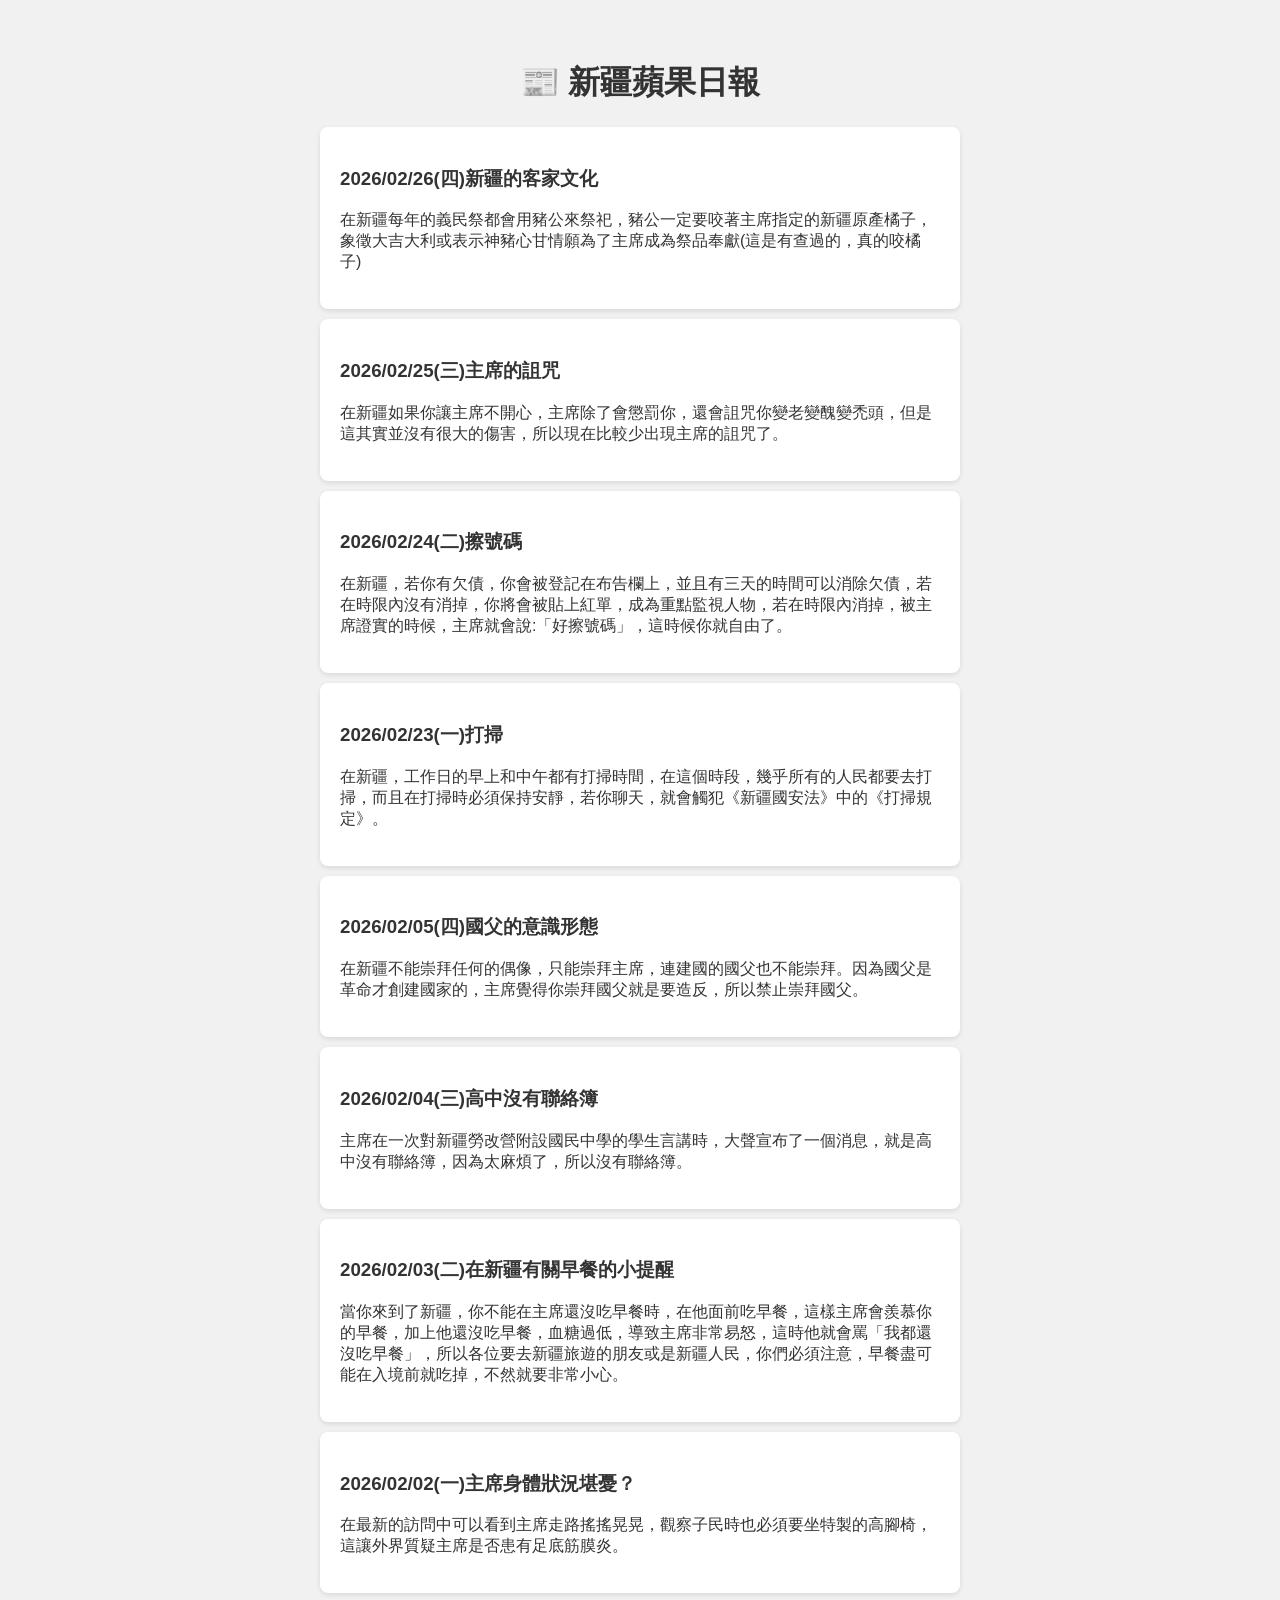
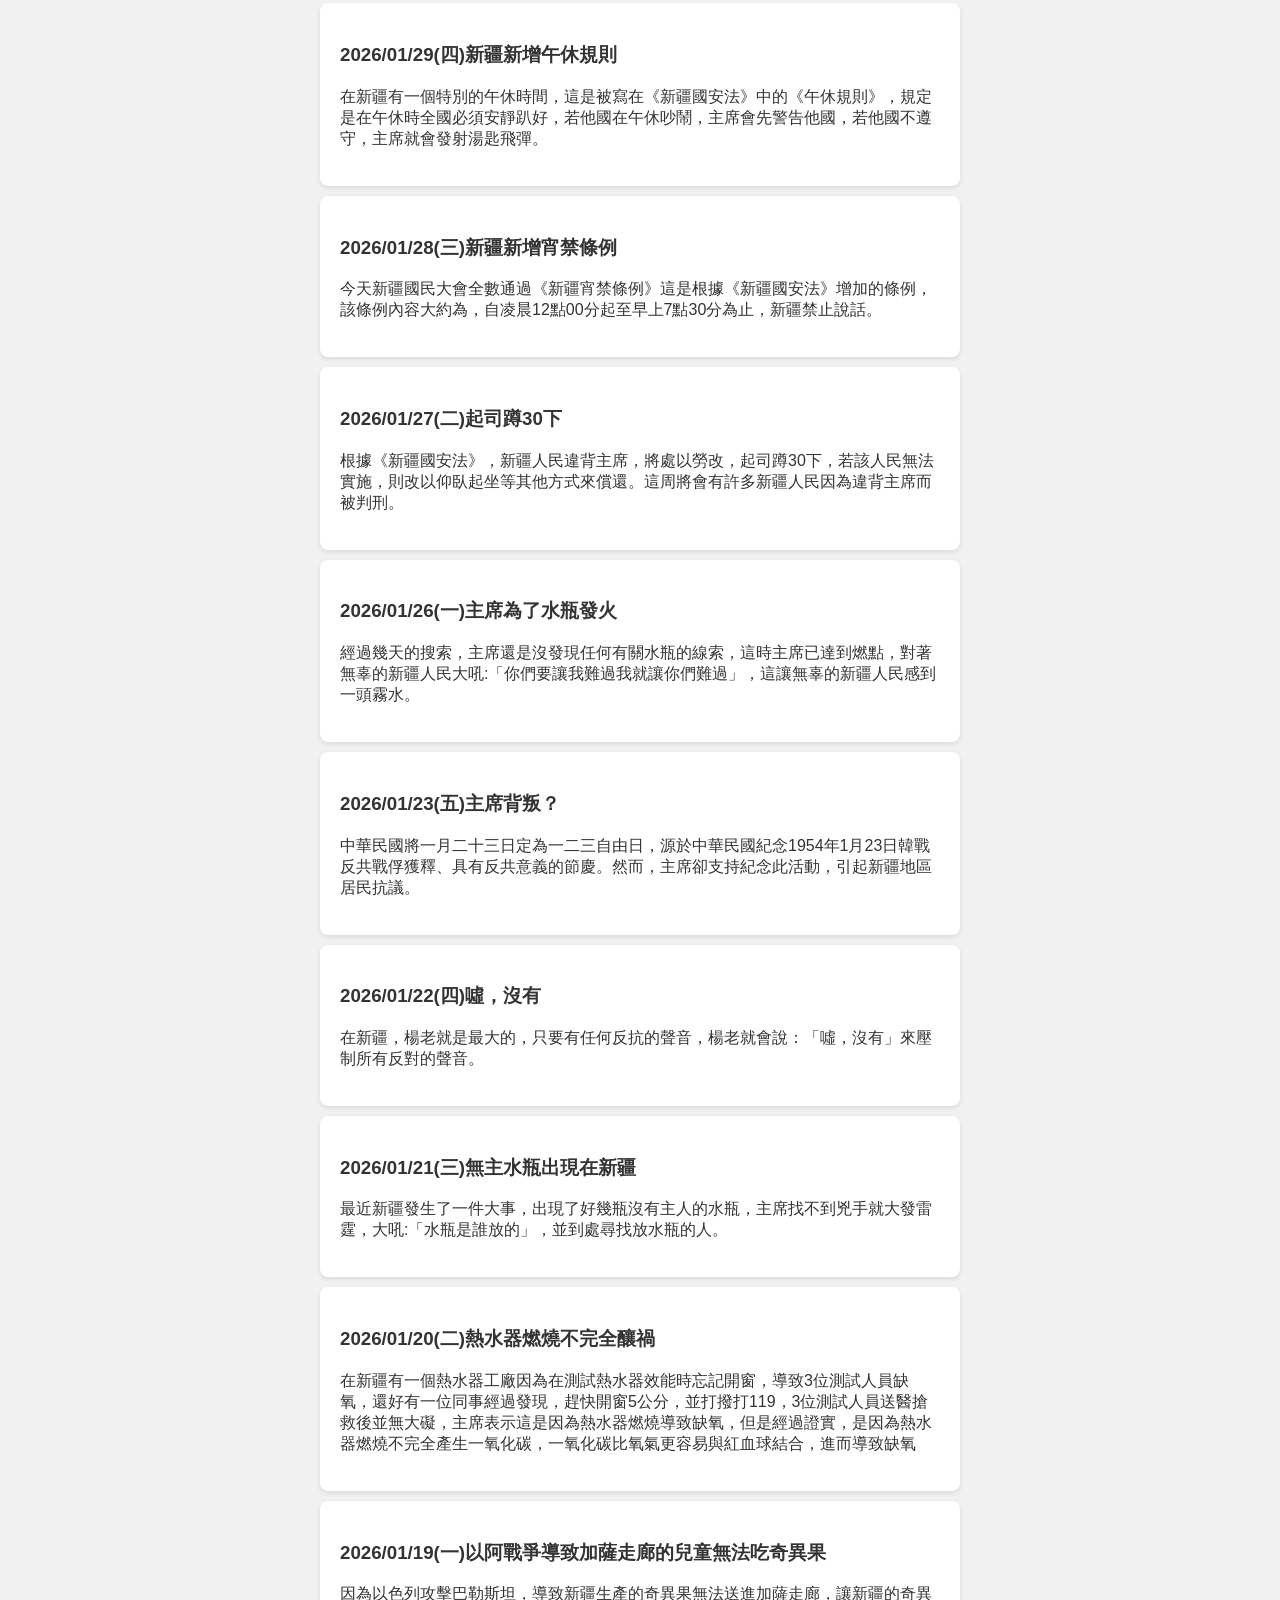
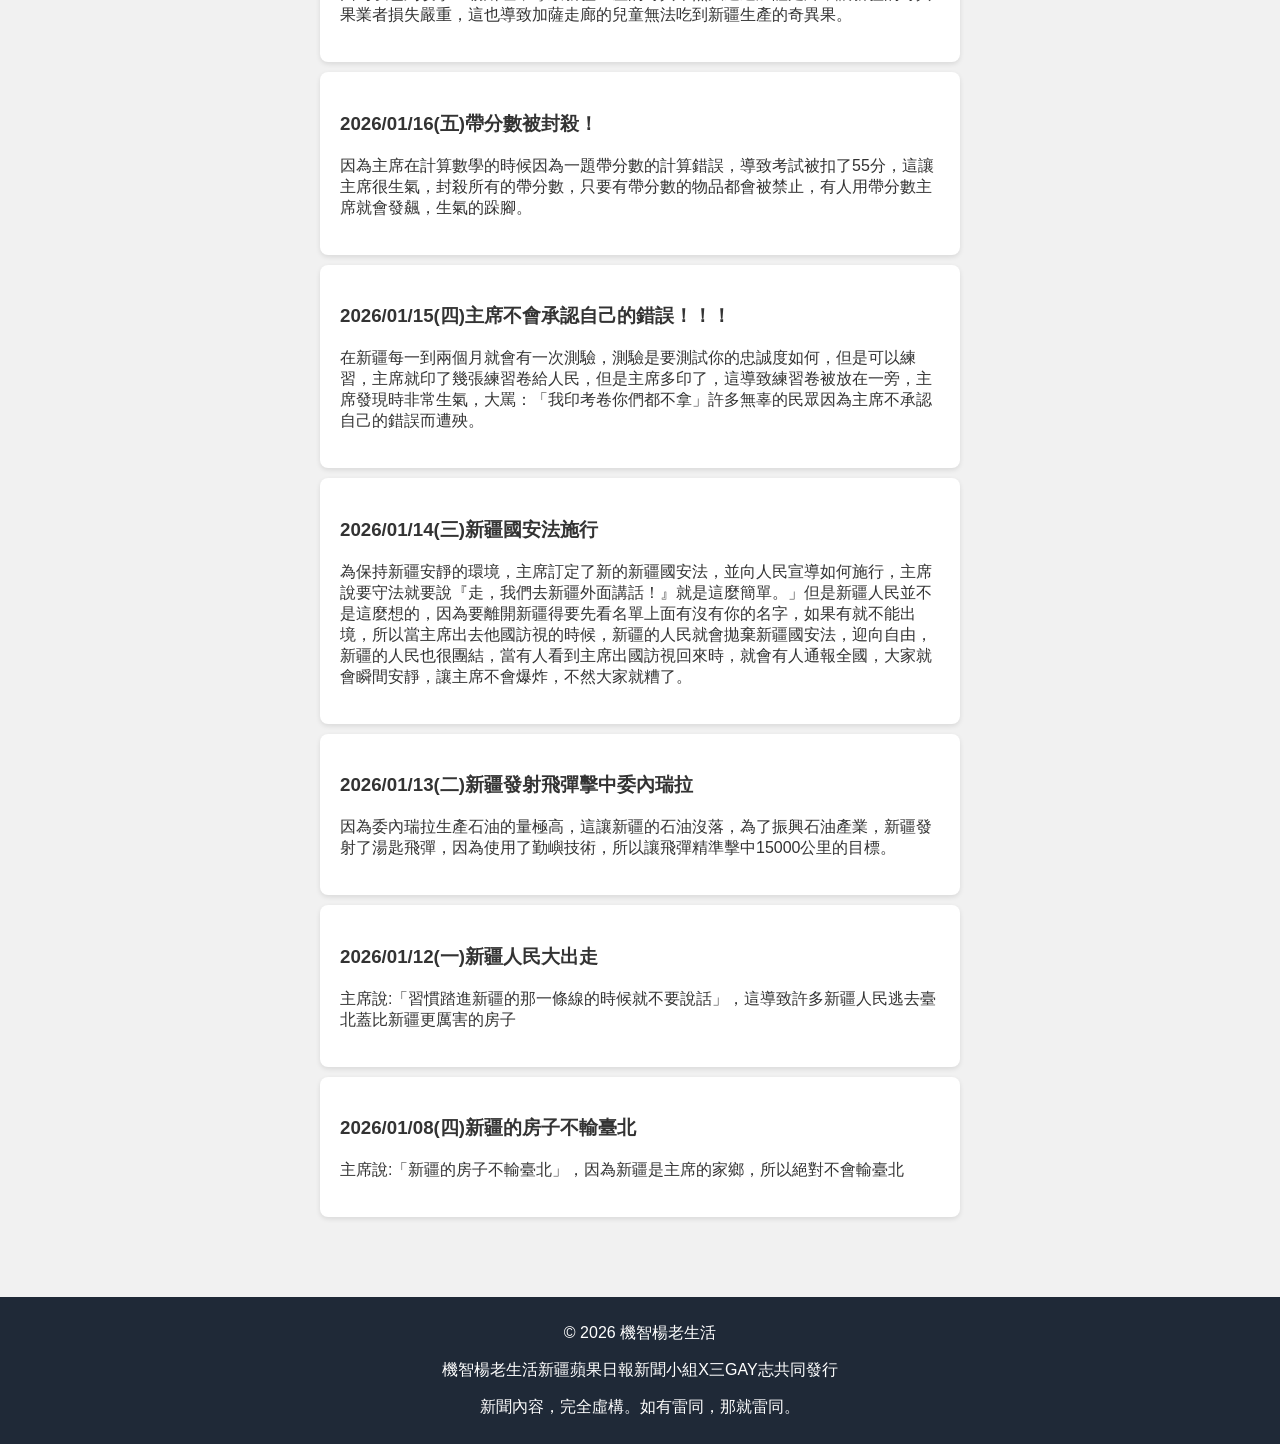
<file: index.html>
<!DOCTYPE html>
<html lang="zh-TW">
<head>
  <meta charset="UTF-8">
  <meta name="viewport" content="width=device-width, initial-scale=1.0">
  <title>新疆蘋果日報</title>
  <link rel="stylesheet" href="style.css">
</head>
<body>

  <main class="content">
    <h1>📰 新疆蘋果日報</h1>
    <article class="news-item">
      <h3>2026/02/26(四)新疆的客家文化</h3>
      <p>在新疆每年的義民祭都會用豬公來祭祀，豬公一定要咬著主席指定的新疆原產橘子，象徵大吉大利或表示神豬心甘情願為了主席成為祭品奉獻(這是有查過的，真的咬橘子)</p>
    </article>
    <article class="news-item">
      <h3>2026/02/25(三)主席的詛咒</h3>
      <p>在新疆如果你讓主席不開心，主席除了會懲罰你，還會詛咒你變老變醜變禿頭，但是這其實並沒有很大的傷害，所以現在比較少出現主席的詛咒了。</p>
    </article>
    <article class="news-item">
      <h3>2026/02/24(二)擦號碼</h3>
      <p>在新疆，若你有欠債，你會被登記在布告欄上，並且有三天的時間可以消除欠債，若在時限內沒有消掉，你將會被貼上紅單，成為重點監視人物，若在時限內消掉，被主席證實的時候，主席就會說:「好擦號碼」，這時候你就自由了。</p>
    </article>
    <article class="news-item">
      <h3>2026/02/23(一)打掃</h3>
      <p>在新疆，工作日的早上和中午都有打掃時間，在這個時段，幾乎所有的人民都要去打掃，而且在打掃時必須保持安靜，若你聊天，就會觸犯《新疆國安法》中的《打掃規定》。</p>
    </article>
    <article class="news-item">
      <h3>2026/02/05(四)國父的意識形態</h3>
      <p>在新疆不能崇拜任何的偶像，只能崇拜主席，連建國的國父也不能崇拜。因為國父是革命才創建國家的，主席覺得你崇拜國父就是要造反，所以禁止崇拜國父。</p>
    </article>
    <article class="news-item">
      <h3>2026/02/04(三)高中沒有聯絡簿</h3>
      <p>主席在一次對新疆勞改營附設國民中學的學生言講時，大聲宣布了一個消息，就是高中沒有聯絡簿，因為太麻煩了，所以沒有聯絡簿。</p>
    </article>
    <article class="news-item">
      <h3>2026/02/03(二)在新疆有關早餐的小提醒</h3>
      <p>當你來到了新疆，你不能在主席還沒吃早餐時，在他面前吃早餐，這樣主席會羨慕你的早餐，加上他還沒吃早餐，血糖過低，導致主席非常易怒，這時他就會罵「我都還沒吃早餐」，所以各位要去新疆旅遊的朋友或是新疆人民，你們必須注意，早餐盡可能在入境前就吃掉，不然就要非常小心。</p>
    </article>
    <article class="news-item">
      <h3>2026/02/02(一)主席身體狀況堪憂？</h3>
      <p>在最新的訪問中可以看到主席走路搖搖晃晃，觀察子民時也必須要坐特製的高腳椅，這讓外界質疑主席是否患有足底筋膜炎。</p>
    </article>
    <article class="news-item">
      <h3>2026/01/29(四)新疆新增午休規則</h3>
      <p>在新疆有一個特別的午休時間，這是被寫在《新疆國安法》中的《午休規則》，規定是在午休時全國必須安靜趴好，若他國在午休吵鬧，主席會先警告他國，若他國不遵守，主席就會發射湯匙飛彈。</p>
    </article>
    <article class="news-item">
      <h3>2026/01/28(三)新疆新增宵禁條例</h3>
      <p>今天新疆國民大會全數通過《新疆宵禁條例》這是根據《新疆國安法》增加的條例，該條例內容大約為，自凌晨12點00分起至早上7點30分為止，新疆禁止說話。</p>
    </article>
    <article class="news-item">
      <h3>2026/01/27(二)起司蹲30下</h3>
      <p>根據《新疆國安法》，新疆人民違背主席，將處以勞改，起司蹲30下，若該人民無法實施，則改以仰臥起坐等其他方式來償還。這周將會有許多新疆人民因為違背主席而被判刑。</p>
    </article>
    <article clas
    <article class="news-item">
      <h3>2026/01/26(一)主席為了水瓶發火</h3>
      <p>經過幾天的搜索，主席還是沒發現任何有關水瓶的線索，這時主席已達到燃點，對著無辜的新疆人民大吼:「你們要讓我難過我就讓你們難過」，這讓無辜的新疆人民感到一頭霧水。</p>
    </article>
    <article class="news-item">
      <h3>2026/01/23(五)主席背叛？</h3>
      <p>中華民國將一月二十三日定為一二三自由日，源於中華民國紀念1954年1月23日韓戰反共戰俘獲釋、具有反共意義的節慶。然而，主席卻支持紀念此活動，引起新疆地區居民抗議。</p>
    </article>
    <article class="news-item">
      <h3>2026/01/22(四)噓，沒有</h3>
      <p>在新疆，楊老就是最大的，只要有任何反抗的聲音，楊老就會說：「噓，沒有」來壓制所有反對的聲音。</p>
    </article>
    <article class="news-item">
      <h3>2026/01/21(三)無主水瓶出現在新疆</h3>
      <p>最近新疆發生了一件大事，出現了好幾瓶沒有主人的水瓶，主席找不到兇手就大發雷霆，大吼:「水瓶是誰放的」，並到處尋找放水瓶的人。</p>
    </article>
    <article class="news-item">
      <h3>2026/01/20(二)熱水器燃燒不完全釀禍</h3>
      <p>在新疆有一個熱水器工廠因為在測試熱水器效能時忘記開窗，導致3位測試人員缺氧，還好有一位同事經過發現，趕快開窗5公分，並打撥打119，3位測試人員送醫搶救後並無大礙，主席表示這是因為熱水器燃燒導致缺氧，但是經過證實，是因為熱水器燃燒不完全產生一氧化碳，一氧化碳比氧氣更容易與紅血球結合，進而導致缺氧</p>
    </article>
    <article class="news-item">
      <h3>2026/01/19(一)以阿戰爭導致加薩走廊的兒童無法吃奇異果</h3>
      <p>因為以色列攻擊巴勒斯坦，導致新疆生產的奇異果無法送進加薩走廊，讓新疆的奇異果業者損失嚴重，這也導致加薩走廊的兒童無法吃到新疆生產的奇異果。</p>
    </article>
    <article class="news-item">
      <h3>2026/01/16(五)帶分數被封殺！</h3>
      <p>因為主席在計算數學的時候因為一題帶分數的計算錯誤，導致考試被扣了55分，這讓主席很生氣，封殺所有的帶分數，只要有帶分數的物品都會被禁止，有人用帶分數主席就會發飆，生氣的跺腳。</p>
    </article>
    <article class="news-item">
      <h3>2026/01/15(四)主席不會承認自己的錯誤！！！</h3>
      <p>在新疆每一到兩個月就會有一次測驗，測驗是要測試你的忠誠度如何，但是可以練習，主席就印了幾張練習卷給人民，但是主席多印了，這導致練習卷被放在一旁，主席發現時非常生氣，大罵：「我印考卷你們都不拿」許多無辜的民眾因為主席不承認自己的錯誤而遭殃。</p>
    </article>
    <article class="news-item">
      <h3>2026/01/14(三)新疆國安法施行</h3>
      <p>為保持新疆安靜的環境，主席訂定了新的新疆國安法，並向人民宣導如何施行，主席說要守法就要說『走，我們去新疆外面講話！』就是這麼簡單。」但是新疆人民並不是這麼想的，因為要離開新疆得要先看名單上面有沒有你的名字，如果有就不能出境，所以當主席出去他國訪視的時候，新疆的人民就會拋棄新疆國安法，迎向自由，新疆的人民也很團結，當有人看到主席出國訪視回來時，就會有人通報全國，大家就會瞬間安靜，讓主席不會爆炸，不然大家就糟了。</p>
    </article>
    <article class="news-item">
      <h3>2026/01/13(二)新疆發射飛彈擊中委內瑞拉</h3>
      <p>因為委內瑞拉生產石油的量極高，這讓新疆的石油沒落，為了振興石油產業，新疆發射了湯匙飛彈，因為使用了勤嶼技術，所以讓飛彈精準擊中15000公里的目標。</p>
    </article>
    <article class="news-item">
      <h3>2026/01/12(一)新疆人民大出走</h3>
      <p>主席說:「習慣踏進新疆的那一條線的時候就不要說話」，這導致許多新疆人民逃去臺北蓋比新疆更厲害的房子</p>
    </article>
    <article class="news-item">
      <h3>2026/01/08(四)新疆的房子不輸臺北</h3>
      <p>主席說:「新疆的房子不輸臺北」，因為新疆是主席的家鄉，所以絕對不會輸臺北</p>      
    </article>

    
  </main>

  <!-- 頁尾 -->
<footer>
  <p>© 2026 機智楊老生活</p>
  <p>機智楊老生活新疆蘋果日報新聞小組X三GAY志共同發行</p>
  <p>新聞內容，完全虛構。如有雷同，那就雷同。</p>
</footer>


  
</body>
</html>
</file>
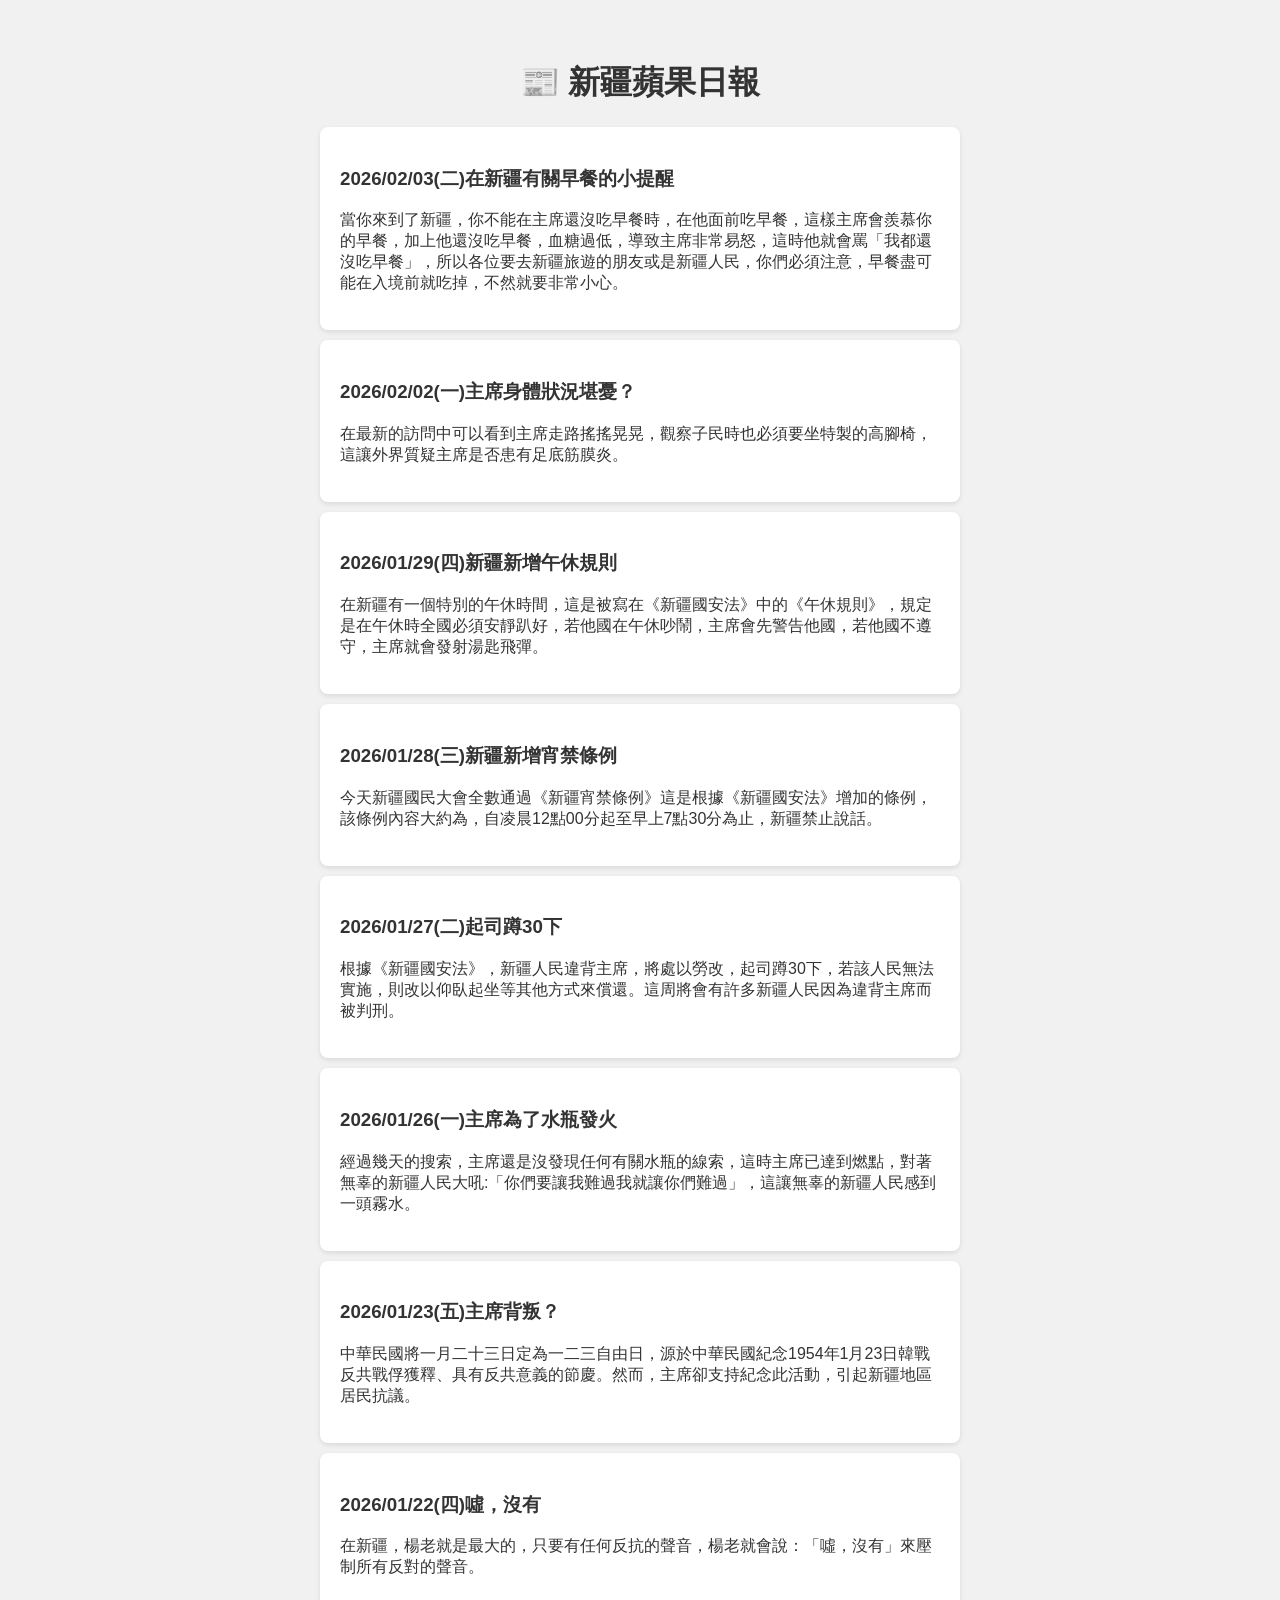
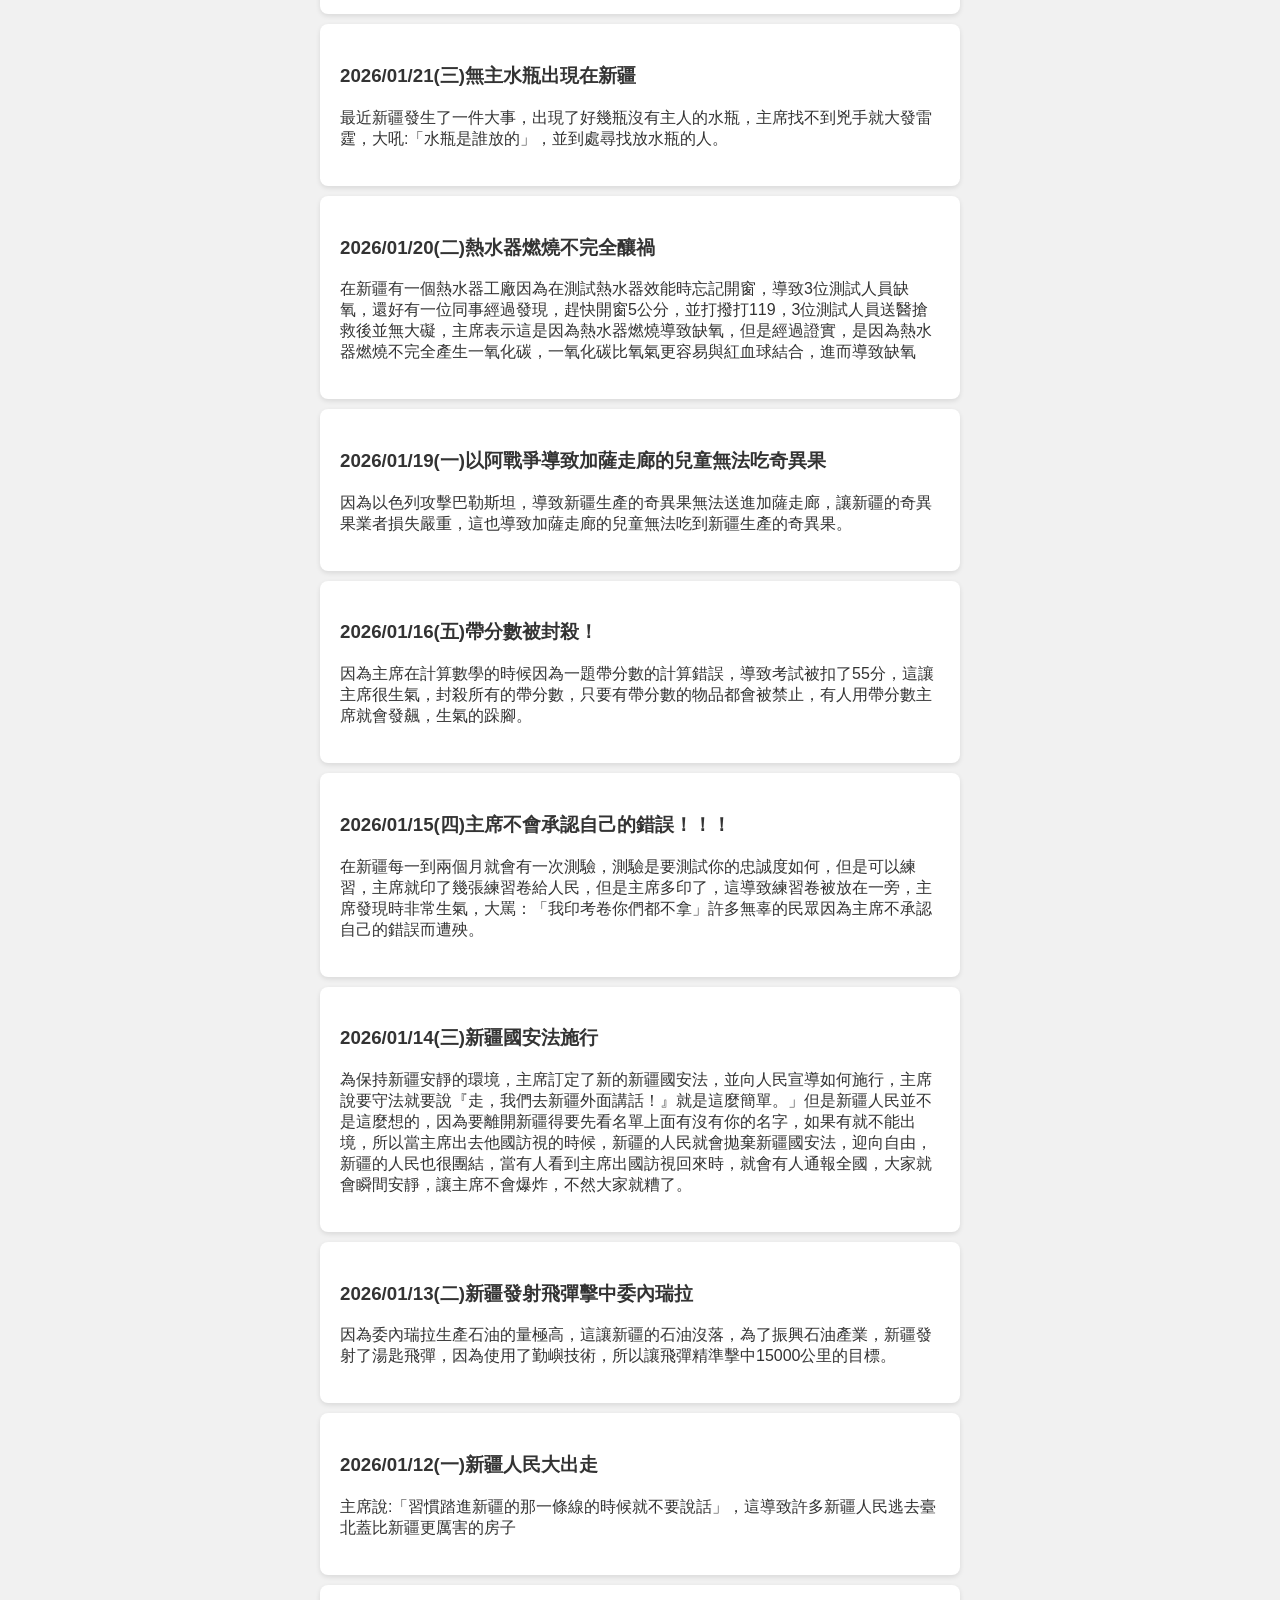
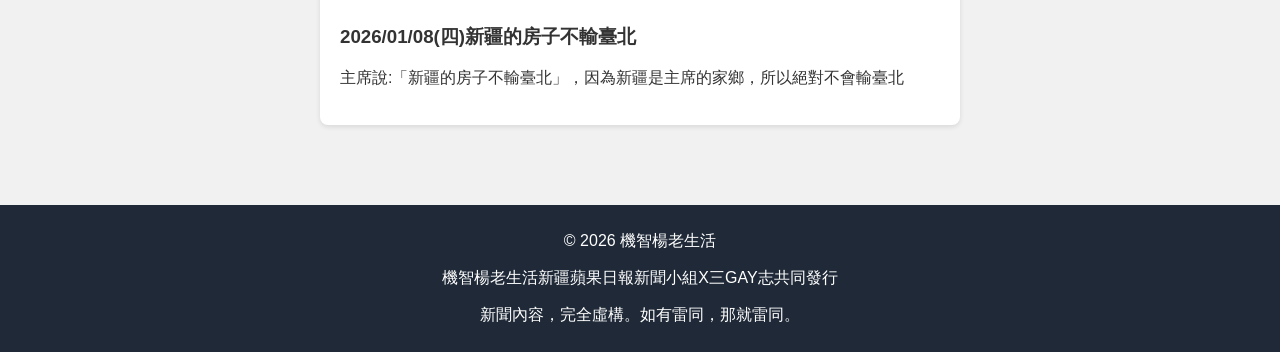
<file: index1.html>
<!DOCTYPE html>
<html lang="zh-TW">
<head>
  <meta charset="UTF-8">
  <meta name="viewport" content="width=device-width, initial-scale=1.0">
  <title>新疆蘋果日報</title>
  <link rel="stylesheet" href="style.css">
  <link rel="icon" href="images/stanp.png" type="image/png" />
</head>
<body>

  <main class="content">
    <h1>📰 新疆蘋果日報</h1>
    <article class="news-item">
      <h3>2026/02/03(二)在新疆有關早餐的小提醒</h3>
      <p>當你來到了新疆，你不能在主席還沒吃早餐時，在他面前吃早餐，這樣主席會羨慕你的早餐，加上他還沒吃早餐，血糖過低，導致主席非常易怒，這時他就會罵「我都還沒吃早餐」，所以各位要去新疆旅遊的朋友或是新疆人民，你們必須注意，早餐盡可能在入境前就吃掉，不然就要非常小心。</p>
    </article>
    <article class="news-item">
      <h3>2026/02/02(一)主席身體狀況堪憂？</h3>
      <p>在最新的訪問中可以看到主席走路搖搖晃晃，觀察子民時也必須要坐特製的高腳椅，這讓外界質疑主席是否患有足底筋膜炎。</p>
    </article>
    <article class="news-item">
      <h3>2026/01/29(四)新疆新增午休規則</h3>
      <p>在新疆有一個特別的午休時間，這是被寫在《新疆國安法》中的《午休規則》，規定是在午休時全國必須安靜趴好，若他國在午休吵鬧，主席會先警告他國，若他國不遵守，主席就會發射湯匙飛彈。</p>
    </article>
    <article class="news-item">
      <h3>2026/01/28(三)新疆新增宵禁條例</h3>
      <p>今天新疆國民大會全數通過《新疆宵禁條例》這是根據《新疆國安法》增加的條例，該條例內容大約為，自凌晨12點00分起至早上7點30分為止，新疆禁止說話。</p>
    </article>
    <article class="news-item">
      <h3>2026/01/27(二)起司蹲30下</h3>
      <p>根據《新疆國安法》，新疆人民違背主席，將處以勞改，起司蹲30下，若該人民無法實施，則改以仰臥起坐等其他方式來償還。這周將會有許多新疆人民因為違背主席而被判刑。</p>
    </article>
    <article clas
    <article class="news-item">
      <h3>2026/01/26(一)主席為了水瓶發火</h3>
      <p>經過幾天的搜索，主席還是沒發現任何有關水瓶的線索，這時主席已達到燃點，對著無辜的新疆人民大吼:「你們要讓我難過我就讓你們難過」，這讓無辜的新疆人民感到一頭霧水。</p>
    </article>
    <article class="news-item">
      <h3>2026/01/23(五)主席背叛？</h3>
      <p>中華民國將一月二十三日定為一二三自由日，源於中華民國紀念1954年1月23日韓戰反共戰俘獲釋、具有反共意義的節慶。然而，主席卻支持紀念此活動，引起新疆地區居民抗議。</p>
    </article>
    <article class="news-item">
      <h3>2026/01/22(四)噓，沒有</h3>
      <p>在新疆，楊老就是最大的，只要有任何反抗的聲音，楊老就會說：「噓，沒有」來壓制所有反對的聲音。</p>
    </article>
    <article class="news-item">
      <h3>2026/01/21(三)無主水瓶出現在新疆</h3>
      <p>最近新疆發生了一件大事，出現了好幾瓶沒有主人的水瓶，主席找不到兇手就大發雷霆，大吼:「水瓶是誰放的」，並到處尋找放水瓶的人。</p>
    </article>
    <article class="news-item">
      <h3>2026/01/20(二)熱水器燃燒不完全釀禍</h3>
      <p>在新疆有一個熱水器工廠因為在測試熱水器效能時忘記開窗，導致3位測試人員缺氧，還好有一位同事經過發現，趕快開窗5公分，並打撥打119，3位測試人員送醫搶救後並無大礙，主席表示這是因為熱水器燃燒導致缺氧，但是經過證實，是因為熱水器燃燒不完全產生一氧化碳，一氧化碳比氧氣更容易與紅血球結合，進而導致缺氧</p>
    </article>
    <article class="news-item">
      <h3>2026/01/19(一)以阿戰爭導致加薩走廊的兒童無法吃奇異果</h3>
      <p>因為以色列攻擊巴勒斯坦，導致新疆生產的奇異果無法送進加薩走廊，讓新疆的奇異果業者損失嚴重，這也導致加薩走廊的兒童無法吃到新疆生產的奇異果。</p>
    </article>
    <article class="news-item">
      <h3>2026/01/16(五)帶分數被封殺！</h3>
      <p>因為主席在計算數學的時候因為一題帶分數的計算錯誤，導致考試被扣了55分，這讓主席很生氣，封殺所有的帶分數，只要有帶分數的物品都會被禁止，有人用帶分數主席就會發飆，生氣的跺腳。</p>
    </article>
    <article class="news-item">
      <h3>2026/01/15(四)主席不會承認自己的錯誤！！！</h3>
      <p>在新疆每一到兩個月就會有一次測驗，測驗是要測試你的忠誠度如何，但是可以練習，主席就印了幾張練習卷給人民，但是主席多印了，這導致練習卷被放在一旁，主席發現時非常生氣，大罵：「我印考卷你們都不拿」許多無辜的民眾因為主席不承認自己的錯誤而遭殃。</p>
    </article>
    <article class="news-item">
      <h3>2026/01/14(三)新疆國安法施行</h3>
      <p>為保持新疆安靜的環境，主席訂定了新的新疆國安法，並向人民宣導如何施行，主席說要守法就要說『走，我們去新疆外面講話！』就是這麼簡單。」但是新疆人民並不是這麼想的，因為要離開新疆得要先看名單上面有沒有你的名字，如果有就不能出境，所以當主席出去他國訪視的時候，新疆的人民就會拋棄新疆國安法，迎向自由，新疆的人民也很團結，當有人看到主席出國訪視回來時，就會有人通報全國，大家就會瞬間安靜，讓主席不會爆炸，不然大家就糟了。</p>
    </article>
    <article class="news-item">
      <h3>2026/01/13(二)新疆發射飛彈擊中委內瑞拉</h3>
      <p>因為委內瑞拉生產石油的量極高，這讓新疆的石油沒落，為了振興石油產業，新疆發射了湯匙飛彈，因為使用了勤嶼技術，所以讓飛彈精準擊中15000公里的目標。</p>
    </article>
    <article class="news-item">
      <h3>2026/01/12(一)新疆人民大出走</h3>
      <p>主席說:「習慣踏進新疆的那一條線的時候就不要說話」，這導致許多新疆人民逃去臺北蓋比新疆更厲害的房子</p>
    </article>
    <article class="news-item">
      <h3>2026/01/08(四)新疆的房子不輸臺北</h3>
      <p>主席說:「新疆的房子不輸臺北」，因為新疆是主席的家鄉，所以絕對不會輸臺北</p>      
    </article>

    
  </main>

  <!-- 頁尾 -->
<footer>
  <p>© 2026 機智楊老生活</p>
  <p>機智楊老生活新疆蘋果日報新聞小組X三GAY志共同發行</p>
  <p>新聞內容，完全虛構。如有雷同，那就雷同。</p>
</footer>


  
</body>
</html>
</file>
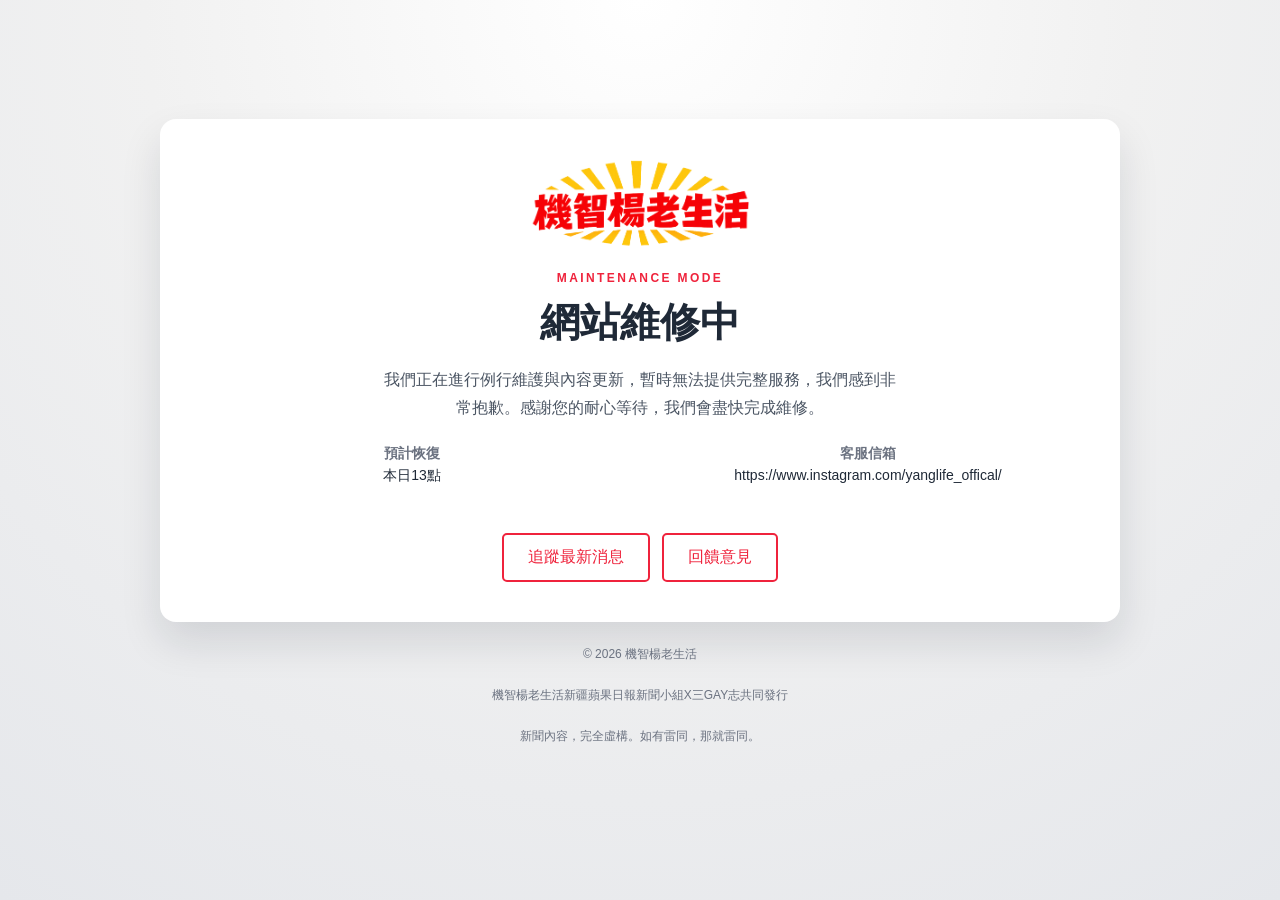
<file: index2.html>
<!DOCTYPE html>
<html lang="zh-TW">
<head>
  <meta charset="UTF-8" />
  <meta name="viewport" content="width=device-width, initial-scale=1" />
  <title>新疆蘋果日報｜維修中</title>
  <link rel="stylesheet" href="style.css" />
</head>
<body class="maintenance-body">
  <main class="maintenance-wrapper">
    <section class="maintenance-card">
      <img src="images/photo.png" alt="機智楊老生活" class="maintenance-logo" />
      <p class="maintenance-kicker">Maintenance Mode</p>
      <h1>網站維修中</h1>
      <p class="maintenance-message">我們正在進行例行維護與內容更新，暫時無法提供完整服務，我們感到非常抱歉。感謝您的耐心等待，我們會盡快完成維修。</p>
      <div class="maintenance-meta">
        <div>
          <span class="maintenance-label">預計恢復</span>
          <span>本日13點</span>
        </div>
        <div>
          <span class="maintenance-label">客服信箱</span>
          <span>https://www.instagram.com/yanglife_offical/</span>
        </div>
      </div>
      <div class="maintenance-actions">
        <a class="btn btn-outline" href="https://www.instagram.com/yanglife_offical/">追蹤最新消息</a>
        <a class="btn btn-outline" href="https://docs.google.com/forms/d/e/1FAIpQLSdvKs_drgxRtNIHDVU781i9VK21Rl5UFR6Pf0oN9cJj5Eau6Q/viewform?usp=dialog">回饋意見</a>
      </div>
    </section>
    <p class="maintenance-footer">© 2026 機智楊老生活</p>
    <p class="maintenance-footer">機智楊老生活新疆蘋果日報新聞小組X三GAY志共同發行</p>
    <p class="maintenance-footer">新聞內容，完全虛構。如有雷同，那就雷同。</p></p>
  </main>
</body>
</html>
</file>
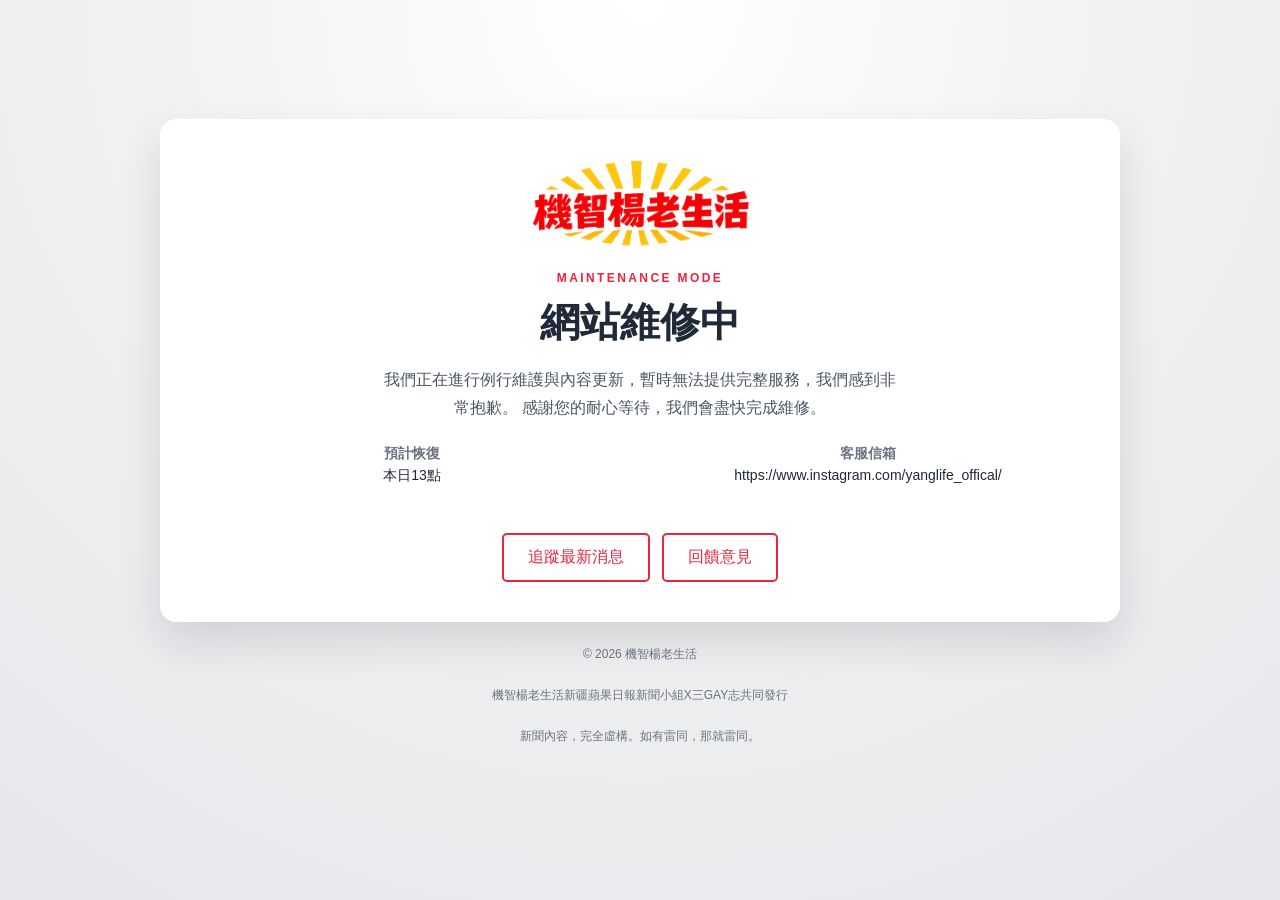
<file: repair change index.html>
<!DOCTYPE html>
<html lang="zh-TW">
<head>
  <meta charset="UTF-8" />
  <meta name="viewport" content="width=device-width, initial-scale=1" />
  <title>新疆蘋果日報｜維修中</title>
  <link rel="stylesheet" href="style.css" />
  <link rel="icon" href="images/stanp.png" type="image/png" />
</head>
<body class="maintenance-body">
  <main class="maintenance-wrapper">
    <section class="maintenance-card">
      <img src="images/photo.png" alt="機智楊老生活" class="maintenance-logo" />
      <p class="maintenance-kicker">Maintenance Mode</p>
      <h1>網站維修中</h1>
      <p class="maintenance-message">
        我們正在進行例行維護與內容更新，暫時無法提供完整服務，我們感到非常抱歉。
        感謝您的耐心等待，我們會盡快完成維修。
      </p>
      <div class="maintenance-meta">
        <div>
          <span class="maintenance-label">預計恢復</span>
          <span>本日13點</span>
        </div>
        <div>
          <span class="maintenance-label">客服信箱</span>
          <span>https://www.instagram.com/yanglife_offical/</span>
        </div>
      </div>
      <div class="maintenance-actions">
        <a class="btn btn-outline" href="https://www.instagram.com/yanglife_offical/">追蹤最新消息</a>
        <a class="btn btn-outline" href="https://docs.google.com/forms/d/e/1FAIpQLSdvKs_drgxRtNIHDVU781i9VK21Rl5UFR6Pf0oN9cJj5Eau6Q/viewform?usp=dialog">回饋意見</a>
      </div>
    </section>
    <p class="maintenance-footer">© 2026 機智楊老生活</p>
    <p class="maintenance-footer">機智楊老生活新疆蘋果日報新聞小組X三GAY志共同發行</p>
    <p class="maintenance-footer">新聞內容，完全虛構。如有雷同，那就雷同。</p></p>
  </main>
</body>
</html>
</file>
<file: style.css>
body {
  font-family: Arial, sans-serif;
  margin: 0;
  background: #f1f1f1;
  color: #333;
}

/* 導覽列 */
nav {
  background: #1f2937;
  padding: 10px 20px;
  display: flex;
  justify-content: space-between;
  align-items: center;
}

nav .logo {
  color: white;
  font-size: 20px;
  font-weight: bold;
}

nav ul {
  list-style: none;
  display: flex;
  margin: 0;
  padding: 0;
}

nav ul li {
  margin: 0 10px;
}

nav ul li a {
  color: white;
  text-decoration: none;
  transition: color 0.3s ease;
}

nav ul li a:hover {
  color: #ef233c;
}

nav ul li a.active {
  text-decoration: underline;
}

/* 封面區 */
.hero {
  background: url('https://via.placeholder.com/1200x500?text=遊戲封面') center/cover no-repeat;
  padding: 150px 20px;
  text-align: center;
  color: white;
  background-color: #222;
}

.btn {
  background: #ef233c;
  color: white;
  padding: 12px 24px;
  text-decoration: none;
  border-radius: 5px;
  display: inline-block;
  margin-top: 20px;
  transition: background 0.3s ease;
}

.btn:hover {
  background: #d90429;
}

/* 主要內容區 */
.content {
  padding: 40px 20px;
  text-align: center;
}

.news-item, .dlc-card {
  background: white;
  padding: 20px;
  margin: 10px auto;
  max-width: 600px;
  border-radius: 8px;
  box-shadow: 0 2px 5px rgba(0,0,0,0.1);
  text-align: left;
}

/* 聯絡區塊 */
#contact {
  display: flex;
  flex-wrap: wrap;
  justify-content: center;
  gap: 20px;
  align-items: flex-start;
}

/* 聯絡表單 */
form {
  display: flex;
  flex-direction: column;
  flex: 1;
  min-width: 260px;
  max-width: 400px;
  background: #fff;
  padding: 20px;
  border-radius: 8px;
  box-shadow: 0 2px 5px rgba(0,0,0,0.1);
}

input, textarea, button {
  margin: 5px 0;
  padding: 10px;
  font-size: 16px;
}

button {
  background: #1f2937;
  color: white;
  border: none;
  cursor: pointer;
  transition: background 0.3s ease;
}

button:hover {
  background: #374151;
}

/* 社群連結 */
.social-links {
  margin: 10px 0;
}

.social-links a {
  display: inline-block;
  margin-right: 8px;
  color: #1f2937;
  font-weight: bold;
  text-decoration: none;
  background: #e5e5e5;
  padding: 6px 12px;
  border-radius: 4px;
  transition: background 0.3s ease;
}

.social-links a:hover {
  background: #ef233c;
  color: white;
}

/* 頁尾 */
footer {
  background: #1f2937;
  color: white;
  text-align: center;
  padding: 10px;
  margin-top: 30px;
}

/* 響應式 */
@media (max-width: 768px) {
  #contact {
    flex-direction: column;
    align-items: center;
  }
}

/* 角色簡介 */
.character-container {
  display: flex;
  flex-wrap: wrap;
  justify-content: center;
  gap: 20px;
  margin-top: 20px;
}

.character-card {
  background: #fff;
  padding: 15px;
  width: 220px;
  text-align: center;
  border-radius: 8px;
  box-shadow: 0 2px 5px rgba(0,0,0,0.1);
  cursor: pointer;
  transition: transform 0.3s ease, box-shadow 0.3s ease;
}

.character-card img {
  width: 100%;
  border-radius: 8px;
}

.character-card h3 {
  margin: 10px 0;
  color: #1f2937;
}

.character-card p {
  font-size: 14px;
  color: #555;
}

.character-card:hover {
  transform: translateY(-5px);
  box-shadow: 0 4px 12px rgba(0,0,0,0.2);
}

/* Modal 彈出視窗 */
.modal {
  display: none;
  position: fixed;
  z-index: 1000;
  left: 0;
  top: 0;
  width: 100%;
  height: 100%;
  background: rgba(0,0,0,0.6);
}

.modal-content {
  background: #fff;
  margin: 10% auto;
  padding: 20px;
  border-radius: 8px;
  width: 80%;
  max-width: 500px;
  text-align: center;
}

.close-btn {
  float: right;
  font-size: 22px;
  font-weight: bold;
  cursor: pointer;
}

.close-btn:hover {
  color: #ef233c;
}

/* 維修中頁面 */
.maintenance-body {
  min-height: 100vh;
  background: radial-gradient(circle at top, #ffffff 0%, #f1f1f1 45%, #e5e7eb 100%);
  display: flex;
  align-items: center;
  justify-content: center;
}

.maintenance-wrapper {
  width: min(960px, 92%);
  text-align: center;
  padding: 40px 0 60px;
}

.maintenance-card {
  background: #ffffff;
  border-radius: 16px;
  padding: 40px 32px;
  box-shadow: 0 20px 40px rgba(15, 23, 42, 0.12);
}

.maintenance-logo {
  width: min(220px, 60%);
  margin-bottom: 16px;
}

.maintenance-kicker {
  text-transform: uppercase;
  letter-spacing: 0.2em;
  font-size: 12px;
  font-weight: 600;
  color: #ef233c;
  margin: 0 0 10px;
}

.maintenance-card h1 {
  font-size: clamp(28px, 4vw, 40px);
  margin: 0 0 16px;
  color: #1f2937;
}

.maintenance-message {
  margin: 0 auto 24px;
  max-width: 520px;
  font-size: 16px;
  line-height: 1.7;
  color: #4b5563;
}

.maintenance-meta {
  display: grid;
  grid-template-columns: repeat(auto-fit, minmax(200px, 1fr));
  gap: 16px;
  margin: 24px 0 28px;
  font-size: 14px;
  color: #1f2937;
}

.maintenance-label {
  display: block;
  font-weight: 600;
  color: #6b7280;
  margin-bottom: 4px;
}

.maintenance-actions {
  display: flex;
  flex-wrap: wrap;
  justify-content: center;
  gap: 12px;
}

.btn.btn-outline {
  background: transparent;
  color: #ef233c;
  border: 2px solid #ef233c;
}

.btn.btn-outline:hover {
  background: #ef233c;
  color: #ffffff;
}

.maintenance-footer {
  margin-top: 24px;
  font-size: 12px;
  color: #6b7280;
}
</file>
